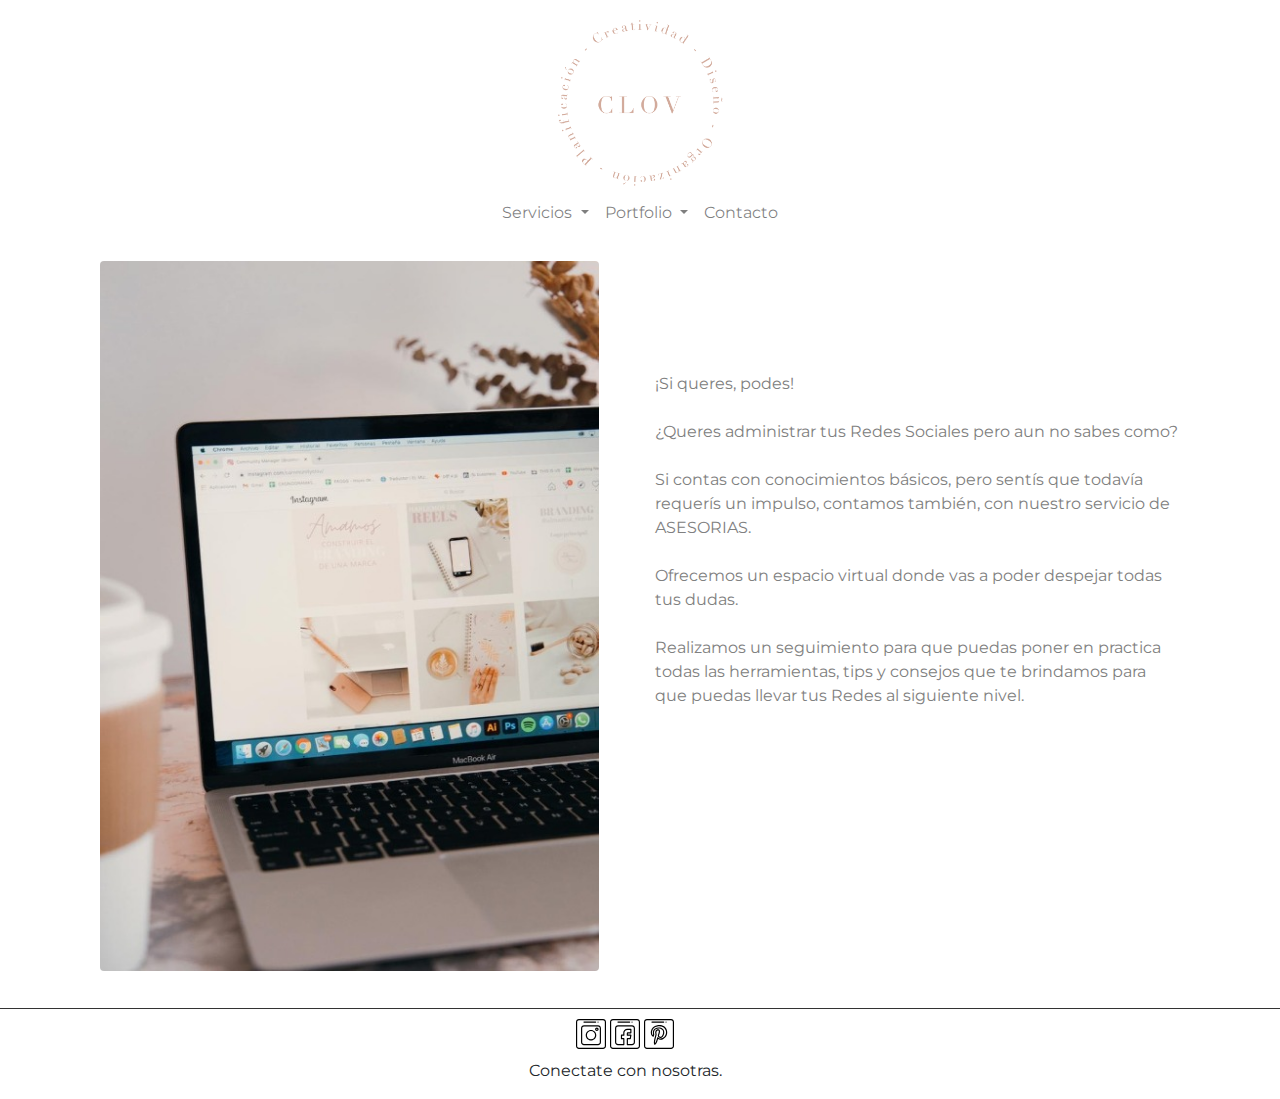
<file: asesorias.html>
<!DOCTYPE html>
<html lang="es">
<head>
	<meta charset="UTF-8">
	<meta name="viewport" content="width=device-width, initial-scale=1.0">
	<link rel="stylesheet" href="css/styles.css">
	<link rel="stylesheet" href="https://stackpath.bootstrapcdn.com/bootstrap/4.5.2/css/bootstrap.min.css" integrity="sha384-JcKb8q3iqJ61gNV9KGb8thSsNjpSL0n8PARn9HuZOnIxN0hoP+VmmDGMN5t9UJ0Z" crossorigin="anonymous">
	<link href="https://fonts.googleapis.com/css2?family=Abril+Fatface&family=Montserrat:wght@100;400;500&display=swap" rel="stylesheet">

	<title>Asesorías - Community Clov</title>
</head>
<body>
<!--Navegador-->
	<nav id="menuNav" class="navbar navbar-expand-md flex-column navbar-light">
	 <a class="navbar-brand align-self-center m-0 pb-3 position-md-absolute pb-md-0" href="index.html"><img src="img/logo.png" width="180vh" alt=""></a>
	 <button class="navbar-toggler align-self-start" type="button" data-toggle="collapse" data-target="#navbarNav" aria-controls="navbarNav" aria-expanded="false" aria-label="Toggle navigation">
	    <span class="navbar-toggler-icon"></span>
	  </button>
	 <div class="collapse navbar-collapse justify-content-md-center w-100" id="navbarNav">
	  <ul class="navbar-nav text-center">
	  <li class="nav-item dropdown">
        <a class="nav-link dropdown-toggle" href="#" id="navbarDropdown" role="button" data-toggle="dropdown" aria-haspopup="true" aria-expanded="false">
          Servicios
        </a>
        <div class="dropdown-menu" aria-labelledby="navbarDropdown">
          <a class="dropdown-item" href="packredes.html">Pack Redes</a>
          <a class="dropdown-item" href="packimagen.html">Pack Imagen</a>
          <div class="dropdown-divider"></div>
          <a class="dropdown-item" href="asesorias.html">Asesorías</a>
        </div>
      </li>
	  <li class="nav-item dropdown">
        <a class="nav-link dropdown-toggle" href="#" id="navbarDropdown" role="button" data-toggle="dropdown" aria-haspopup="true" aria-expanded="false">
          Portfolio
        </a>
        <div class="dropdown-menu" aria-labelledby="navbarDropdown">
          <a class="dropdown-item" href="redes.html">Redes</a>
          <a class="dropdown-item" href="branding.html">Branding</a>
        </div>
      </li>
	   <li class="nav-item">
	    <a class="nav-link" href="contacto.html">Contacto</a>
	   </li>
	  </ul>
	 </div>
	</nav>
<!--Asesorias-->
	<section id="redes__contenedor" class="row container mx-auto">
		<aside class="col-md-6">
			<img id="redes__img" src="img/asesoriasimagen.jpg" class="rounded" alt="">
		</aside>
		<div id="asesoria__texto"class="row col-md-6 mx-auto">
			<p>
			¡Si queres, podes!⁣
			<br>
			<br>
			¿Queres administrar tus Redes Sociales pero aun no sabes como?
			<br>
			<br>
			Si contas con conocimientos básicos, pero sentís que todavía requerís un impulso, contamos también, con nuestro servicio de ASESORIAS.⁣
			<br>
			<br>
			Ofrecemos un espacio virtual donde vas a poder despejar todas tus dudas.⁣
			<br>
			<br>
			Realizamos un seguimiento para que puedas poner en practica todas las herramientas, tips y consejos que te brindamos para que puedas llevar tus Redes al siguiente nivel.
			</p>
		</div>
	</section>	
<!--Footer-->
	<footer>
		<section class="row container-fluid">
			<div class="col-md-12 infoFooter">
				<a href="https://instagram.com/communityclov" target="_blank"><img src="img/instagram.svg" width="30vh" alt=""></a>
				<a href="https://facebook.com/communityclov" target="_blank"><img src="img/facebook.svg" width="30vh" alt=""></a>
				<a href="https://www.pinterest.es/communityclov" target="_blank"><img src="img/pinterest.svg" width="30vh" alt=""></a>
				<p class="FooterTexto">Conectate con nosotras.</p>
			</div> 
		</section>
	</footer>

	<script src="https://code.jquery.com/jquery-3.5.1.slim.min.js" integrity="sha384-DfXdz2htPH0lsSSs5nCTpuj/zy4C+OGpamoFVy38MVBnE+IbbVYUew+OrCXaRkfj" crossorigin="anonymous"></script>
	<script src="https://cdn.jsdelivr.net/npm/popper.js@1.16.1/dist/umd/popper.min.js" integrity="sha384-9/reFTGAW83EW2RDu2S0VKaIzap3H66lZH81PoYlFhbGU+6BZp6G7niu735Sk7lN" crossorigin="anonymous"></script>
	<script src="https://stackpath.bootstrapcdn.com/bootstrap/4.5.2/js/bootstrap.min.js" integrity="sha384-B4gt1jrGC7Jh4AgTPSdUtOBvfO8shuf57BaghqFfPlYxofvL8/KUEfYiJOMMV+rV" crossorigin="anonymous"></script>
</body>
</html>
</file>
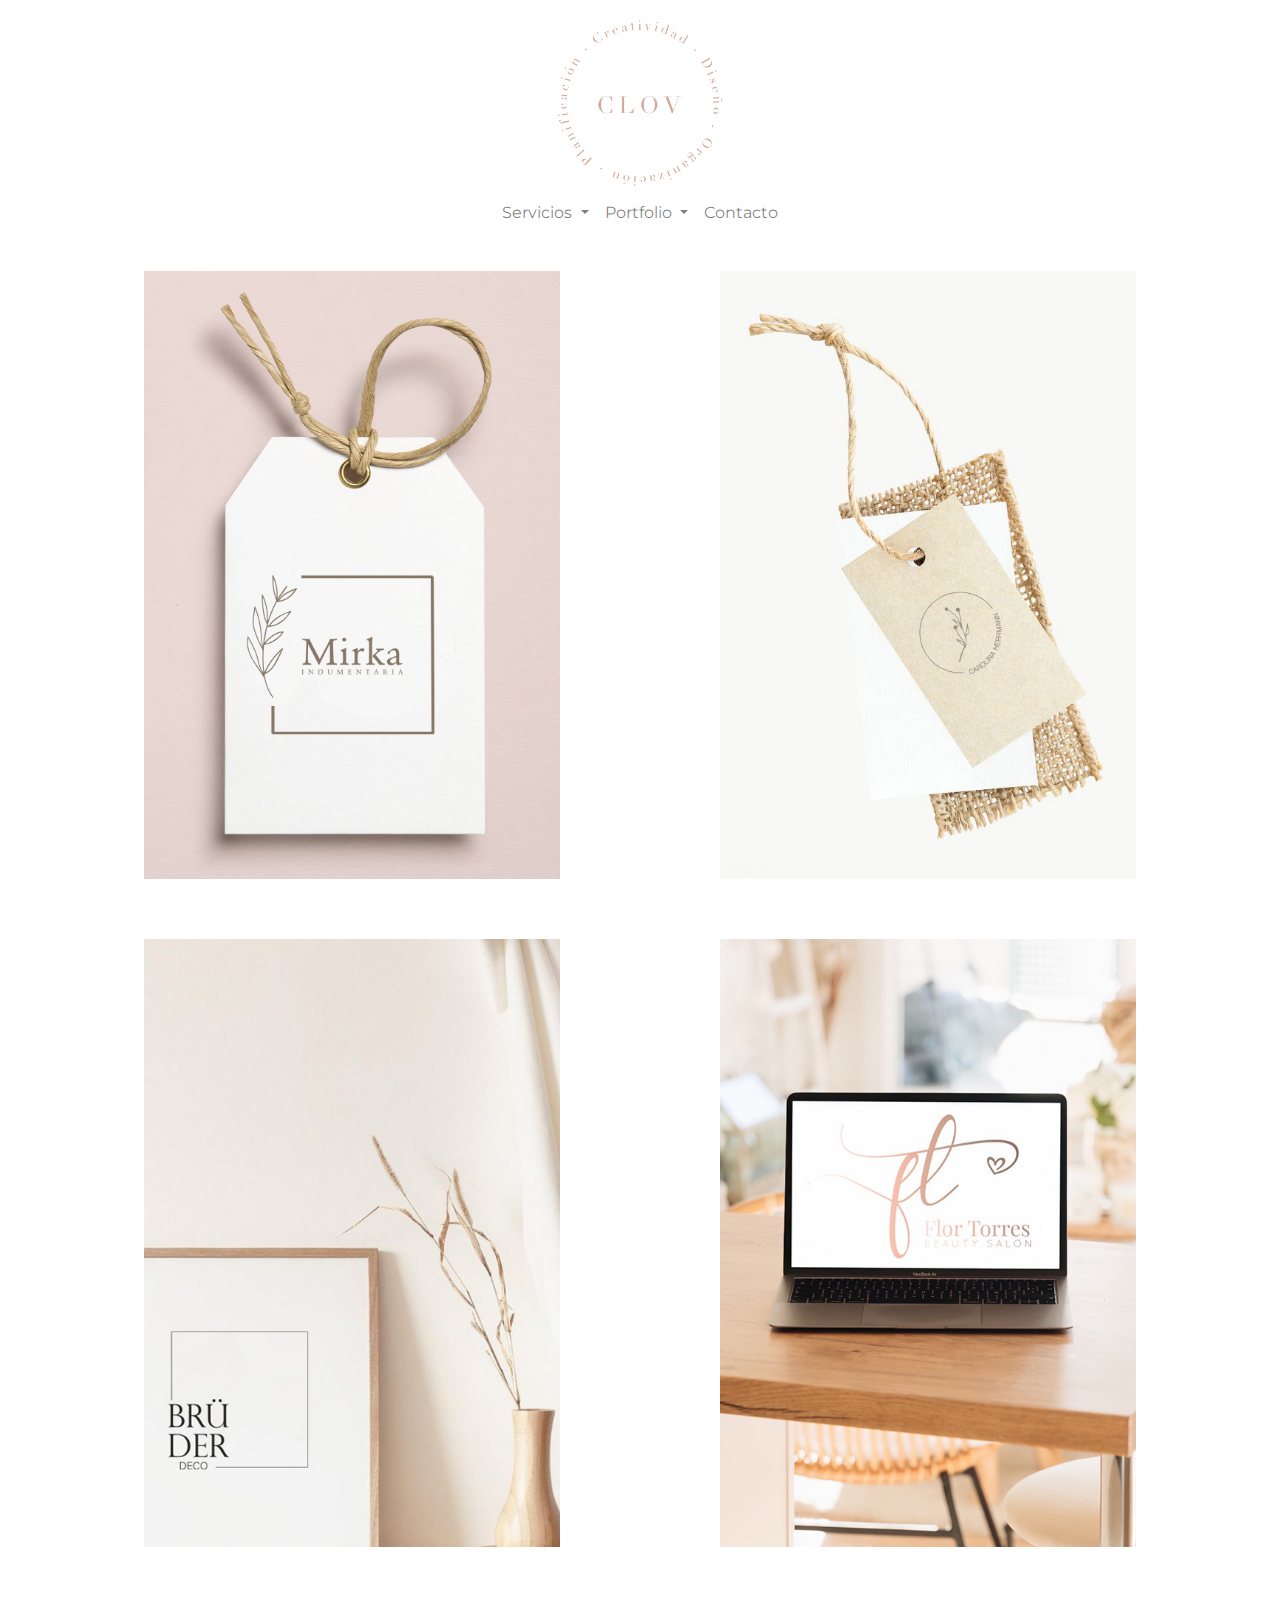
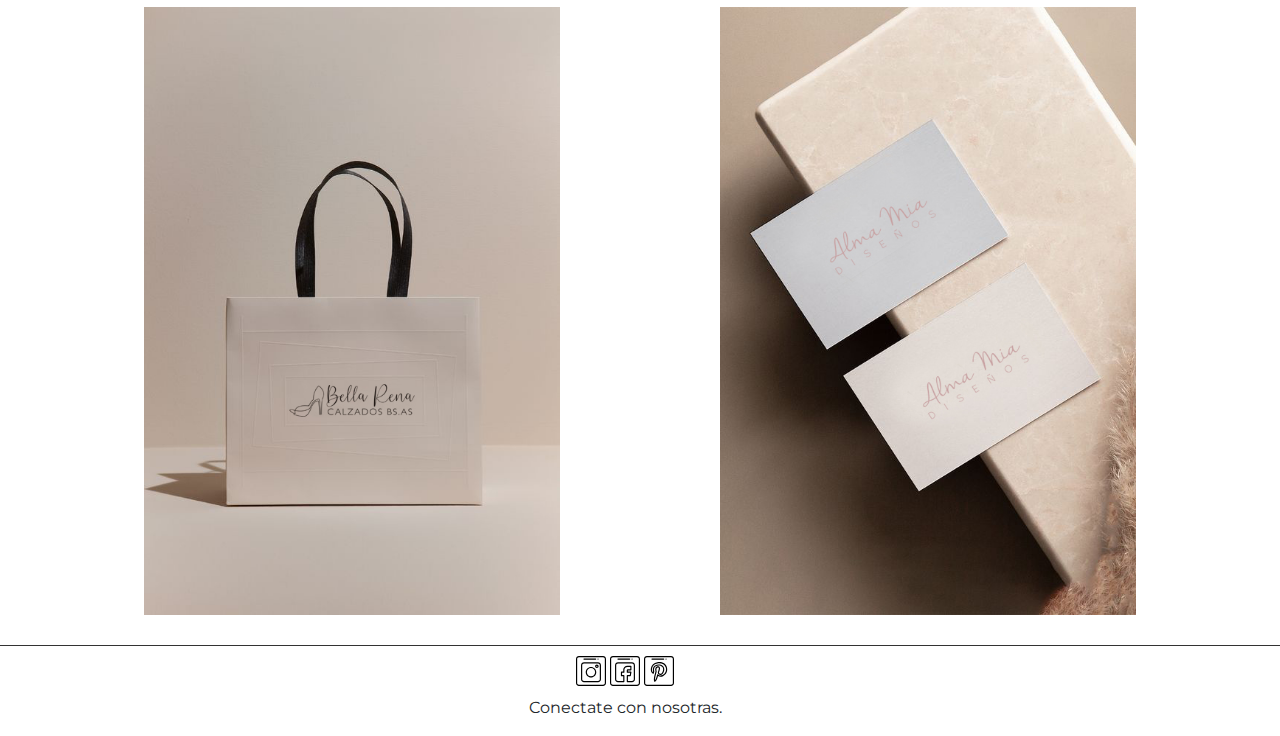
<file: branding.html>
<!DOCTYPE html>
<html lang="es">
<head>
	<meta charset="UTF-8">
	<meta name="viewport" content="width=device-width, initial-scale=1.0">
	<link rel="stylesheet" href="css/styles.css">
	<link rel="stylesheet" href="https://stackpath.bootstrapcdn.com/bootstrap/4.5.2/css/bootstrap.min.css" integrity="sha384-JcKb8q3iqJ61gNV9KGb8thSsNjpSL0n8PARn9HuZOnIxN0hoP+VmmDGMN5t9UJ0Z" crossorigin="anonymous">
	<link href="https://fonts.googleapis.com/css2?family=Abril+Fatface&family=Montserrat:wght@100;400;500&display=swap" rel="stylesheet">

	<title>Branding - Community Clov</title>
</head>
<body>
<!--Navegador-->
	<nav id="menuNav" class="navbar navbar-expand-md flex-column navbar-light">
	 <a class="navbar-brand align-self-center m-0 pb-3 position-md-absolute pb-md-0" href="index.html"><img src="img/logo.png" width="180vh" alt=""></a>
	 <button class="navbar-toggler align-self-start" type="button" data-toggle="collapse" data-target="#navbarNav" aria-controls="navbarNav" aria-expanded="false" aria-label="Toggle navigation">
	    <span class="navbar-toggler-icon"></span>
	  </button>
	 <div class="collapse navbar-collapse justify-content-md-center w-100" id="navbarNav">
	  <ul class="navbar-nav text-center">
	  <li class="nav-item dropdown">
        <a class="nav-link dropdown-toggle" href="#" id="navbarDropdown" role="button" data-toggle="dropdown" aria-haspopup="true" aria-expanded="false">
          Servicios
        </a>
        <div class="dropdown-menu" aria-labelledby="navbarDropdown">
          <a class="dropdown-item" href="packredes.html">Pack Redes</a>
          <a class="dropdown-item" href="packimagen.html">Pack Imagen</a>
          <div class="dropdown-divider"></div>
          <a class="dropdown-item" href="#">Asesorías</a>
        </div>
      </li>
	  <li class="nav-item dropdown">
        <a class="nav-link dropdown-toggle" href="#" id="navbarDropdown" role="button" data-toggle="dropdown" aria-haspopup="true" aria-expanded="false">
          Portfolio
        </a>
        <div class="dropdown-menu" aria-labelledby="navbarDropdown">
          <a class="dropdown-item" href="redes.html">Redes</a>
          <a class="dropdown-item" href="branding.html">Branding</a>
        </div>
      </li>
	   <li class="nav-item">
	    <a class="nav-link" href="contacto.html">Contacto</a>
	   </li>
	  </ul>
	 </div>
	</nav>
<!--Branding-->
	<div class="contenedorflex row">
		<div class="img-container" data-toggle="modal" data-target="#modalmirka">
	   		<img src="img/brandingmirka.jpg" id="branding__imgs">
	    	<p class="branding__texto" data-toggle="modal" data-target="#modalmirka">Hace click aquí para más información</p>
		</div>
		<div class="img-container" data-toggle="modal" data-target="#modalcaroherrmann">
	   		<img src="img/brandingcaroherrmann.jpg" id="branding__imgs">
	    	<p class="branding__texto" data-toggle="modal" data-target="#modalcaroherrmann">Hace click aquí para más información</p>
		</div>
	</div>	
	<div class="contenedorflex row">
		<div class="img-container" data-toggle="modal" data-target="#modalbruder">
	   		<img src="img/brandingbruder.jpg" id="branding__imgs">
	    	<p class="branding__texto" data-toggle="modal" data-target="#modalbruder">Hace click aquí para más información</p>
		</div>
		<div class="img-container" data-toggle="modal" data-target="#modalflortorres">
	   		<img src="img/brandingflortorres.jpg" id="branding__imgs">
	    	<p class="branding__texto" data-toggle="modal" data-target="#modalflortorres">Hace click aquí para más información</p>
		</div>
	</div>
	<div class="contenedorflex row">
		<div class="img-container" data-toggle="modal" data-target="#modalbellarena">
	   		<img src="img/brandingbellarena.jpg" id="branding__imgs">
	    	<p class="branding__texto" data-toggle="modal" data-target="#modalbellarena">Hace click aquí para más información</p>
		</div>
		<div class="img-container" data-toggle="modal" data-target="#modalalmamia">
	   		<img src="img/brandingalmamia.jpg" id="branding__imgs">
	    	<p class="branding__texto" data-toggle="modal" data-target="#modalalmamia">Hace click aquí para más información</p>
		</div>
	</div>
<!--Modal Mirka-->
	<div class="modal fade" id="modalmirka" tabindex="-1" aria-labelledby="exampleModalLabel" aria-hidden="true">
	  <div class="modal-dialog">
	    <div class="modal-content">
	      <div class="modal-header">
	        <button type="button" class="close" data-dismiss="modal" aria-label="Close">
	          <span aria-hidden="true">&times;</span>
	        </button>
	      </div>
	      <div class="modal-body">
	      	<img src="img/manualmirka.jpg" width="100%" alt="">
	      </div>
	      <div class="modal-footer">
	        <button type="button" id="modal__boton" class="btn btn-secondary" data-dismiss="modal">Cerrar</button>
	      </div>
	    </div>
	  </div>
	</div>
<!--Modal Caro Herrmann-->	
	<div class="modal fade" id="modalcaroherrmann" tabindex="-1" aria-labelledby="exampleModalLabel" aria-hidden="true">
	  <div class="modal-dialog">
	    <div class="modal-content">
	      <div class="modal-header">
	        <button type="button" class="close" data-dismiss="modal" aria-label="Close">
	          <span aria-hidden="true">&times;</span>
	        </button>
	      </div>
	      <div class="modal-body">
	      	<img src="img/manualcaroherrmann.jpg" width="100%" alt="">
	      </div>
	      <div class="modal-footer">
	        <button type="button" id="modal__boton" class="btn btn-secondary" data-dismiss="modal">Cerrar</button>
	      </div>
	    </div>
	  </div>
	</div>
<!--Modal Bruder-->
	<div class="modal fade" id="modalbruder" tabindex="-1" aria-labelledby="exampleModalLabel" aria-hidden="true">
	  <div class="modal-dialog">
	    <div class="modal-content">
	      <div class="modal-header">
	        <button type="button" class="close" data-dismiss="modal" aria-label="Close">
	          <span aria-hidden="true">&times;</span>
	        </button>
	      </div>
	      <div class="modal-body">
	      	<img src="img/manualbruder.jpg" width="100%" alt="">
	      </div>
	      <div class="modal-footer">
	        <button type="button" id="modal__boton" class="btn btn-secondary" data-dismiss="modal">Cerrar</button>
	      </div>
	    </div>
	  </div>
	</div>
<!--Modal Flor Torres-->
	<div class="modal fade" id="modalflortorres" tabindex="-1" aria-labelledby="exampleModalLabel" aria-hidden="true">
	  <div class="modal-dialog">
	    <div class="modal-content">
	      <div class="modal-header">
	        <button type="button" class="close" data-dismiss="modal" aria-label="Close">
	          <span aria-hidden="true">&times;</span>
	        </button>
	      </div>
	      <div class="modal-body">
	      	<img src="img/manualflortorres.jpg" width="100%" alt="">
	      </div>
	      <div class="modal-footer">
	        <button type="button" id="modal__boton" class="btn btn-secondary" data-dismiss="modal">Cerrar</button>
	      </div>
	    </div>
	  </div>
	</div>
<!--Modal Bella Rena-->
	<div class="modal fade" id="modalbellarena" tabindex="-1" aria-labelledby="exampleModalLabel" aria-hidden="true">
	  <div class="modal-dialog">
	    <div class="modal-content">
	      <div class="modal-header">
	        <button type="button" class="close" data-dismiss="modal" aria-label="Close">
	          <span aria-hidden="true">&times;</span>
	        </button>
	      </div>
	      <div class="modal-body">
	      	<img src="img/manualbellarena.jpg" width="100%" alt="">
	      </div>
	      <div class="modal-footer">
	        <button type="button" id="modal__boton" class="btn btn-secondary" data-dismiss="modal">Cerrar</button>
	      </div>
	    </div>
	  </div>
	</div>
<!--Modal Alma Mia-->
	<div class="modal fade" id="modalalmamia" tabindex="-1" aria-labelledby="exampleModalLabel" aria-hidden="true">
	  <div class="modal-dialog">
	    <div class="modal-content">
	      <div class="modal-header">
	        <button type="button" class="close" data-dismiss="modal" aria-label="Close">
	          <span aria-hidden="true">&times;</span>
	        </button>
	      </div>
	      <div class="modal-body">
	      	<img src="img/manualalmamia.jpg" width="100%" alt="">
	      </div>
	      <div class="modal-footer">
	        <button type="button" id="modal__boton" class="btn btn-secondary" data-dismiss="modal">Cerrar</button>
	      </div>
	    </div>
	  </div>
	</div>

<!--Footer-->
	<footer>
		<section class="row container-fluid">
			<div class="col-md-12 infoFooter">
				<a href="https://instagram.com/communityclov" target="_blank"><img src="img/instagram.svg" width="30vh" alt=""></a>
				<a href="https://facebook.com/communityclov" target="_blank"><img src="img/facebook.svg" width="30vh" alt=""></a>
				<a href="https://www.pinterest.es/communityclov" target="_blank"><img src="img/pinterest.svg" width="30vh" alt=""></a>
				<p class="FooterTexto">Conectate con nosotras.</p>
			</div> 
		</section>
	</footer>


	<script src="https://code.jquery.com/jquery-3.5.1.slim.min.js" integrity="sha384-DfXdz2htPH0lsSSs5nCTpuj/zy4C+OGpamoFVy38MVBnE+IbbVYUew+OrCXaRkfj" crossorigin="anonymous"></script>
	<script src="https://cdn.jsdelivr.net/npm/popper.js@1.16.1/dist/umd/popper.min.js" integrity="sha384-9/reFTGAW83EW2RDu2S0VKaIzap3H66lZH81PoYlFhbGU+6BZp6G7niu735Sk7lN" crossorigin="anonymous"></script>
	<script src="https://stackpath.bootstrapcdn.com/bootstrap/4.5.2/js/bootstrap.min.js" integrity="sha384-B4gt1jrGC7Jh4AgTPSdUtOBvfO8shuf57BaghqFfPlYxofvL8/KUEfYiJOMMV+rV" crossorigin="anonymous"></script>
</body>
</html>
</file>
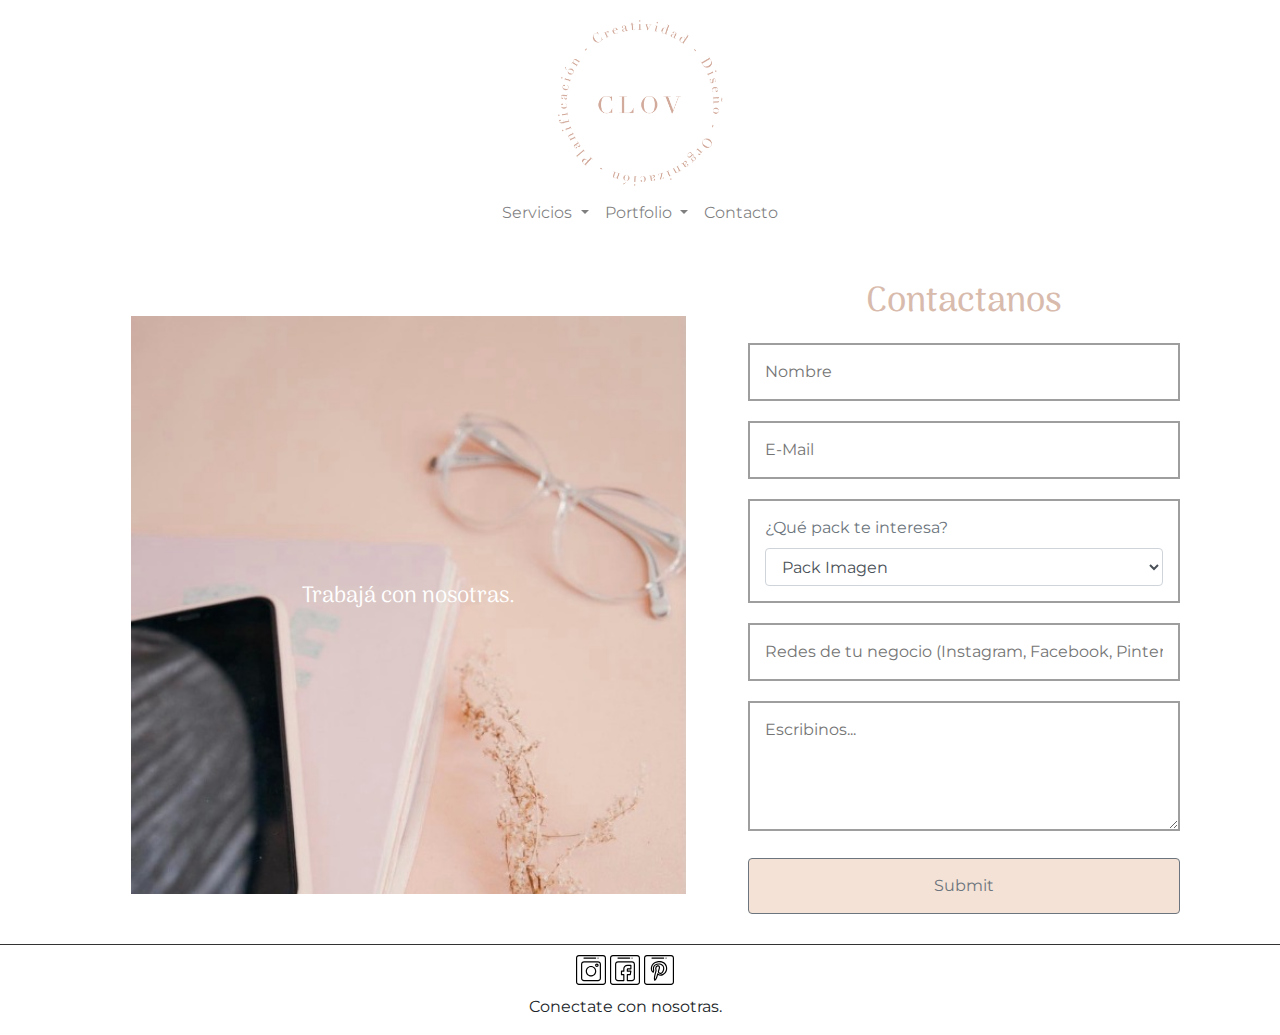
<file: contacto.html>
<!DOCTYPE html>
<html lang="es">
<head>
	<meta charset="UTF-8">
	<meta name="viewport" content="width=device-width, initial-scale=1.0">
	<link rel="stylesheet" href="css/styles.css">
	<link rel="stylesheet" href="https://stackpath.bootstrapcdn.com/bootstrap/4.5.2/css/bootstrap.min.css" integrity="sha384-JcKb8q3iqJ61gNV9KGb8thSsNjpSL0n8PARn9HuZOnIxN0hoP+VmmDGMN5t9UJ0Z" crossorigin="anonymous">
	<link href="https://fonts.googleapis.com/css2?family=Abril+Fatface&family=Montserrat:wght@100;400;500&display=swap" rel="stylesheet">
	<link rel="preconnect" href="https://fonts.gstatic.com">
	<link href="https://fonts.googleapis.com/css2?family=Arima+Madurai:wght@200&display=swap" rel="stylesheet">

	<title>Contacto - Community Clov</title>
</head>
<body>
<!--Navegador-->
	<nav id="menuNav" class="navbar navbar-expand-md flex-column navbar-light">
	 <a class="navbar-brand align-self-center m-0 pb-3 position-md-absolute pb-md-0" href="index.html"><img src="img/logo.png" width="180vh" alt=""></a>
	 <button class="navbar-toggler align-self-start" type="button" data-toggle="collapse" data-target="#navbarNav" aria-controls="navbarNav" aria-expanded="false" aria-label="Toggle navigation">
	    <span class="navbar-toggler-icon"></span>
	  </button>
	 <div class="collapse navbar-collapse justify-content-md-center w-100" id="navbarNav">
	  <ul class="navbar-nav text-center">
	  <li class="nav-item dropdown">
        <a class="nav-link dropdown-toggle" href="#" id="navbarDropdown" role="button" data-toggle="dropdown" aria-haspopup="true" aria-expanded="false">
          Servicios
        </a>
        <div class="dropdown-menu" aria-labelledby="navbarDropdown">
          <a class="dropdown-item" href="packredes.html">Pack Redes</a>
          <a class="dropdown-item" href="packimagen.html">Pack Imagen</a>
          <div class="dropdown-divider"></div>
          <a class="dropdown-item" href="#">Asesorías</a>
        </div>
      </li>
	  <li class="nav-item dropdown">
        <a class="nav-link dropdown-toggle" href="#" id="navbarDropdown" role="button" data-toggle="dropdown" aria-haspopup="true" aria-expanded="false">
          Portfolio
        </a>
        <div class="dropdown-menu" aria-labelledby="navbarDropdown">
          <a class="dropdown-item" href="redes.html">Redes</a>
          <a class="dropdown-item" href="branding.html">Branding</a>
        </div>
      </li>
	   <li class="nav-item">
	    <a class="nav-link" href="contacto.html">Contacto</a>
	   </li>
	  </ul>
	 </div>
	</nav>
<!--Formulario-->
	<div class="container row mx-auto">
		<div class="col-md-6 mx-auto" id="contacto__texto">
			<p>Trabajá con nosotras.</p>
		</div>
		<div class="col-md-5">
			<fieldset id="contacto__fieldset">
			    <h2 class="home__titulos">Contactanos</h2>
			    <div class="contact">
			     	<form class="contact-form" action="" method="post">
			            <input type="text" name="name" placeholder="Nombre" required>
			    		<input type="email" name="email" placeholder="E-Mail" required>
			    		<div class="form-group" id="contacto__check">
						    <label for="exampleFormControlSelect1">¿Qué pack te interesa?</label>
						    <select class="form-control" id="exampleFormControlSelect1">
						      <option>Pack Imagen</option>
						      <option>Pack Redes</option>
						      <option>Asesorías</option>
						    </select>
						</div>
						<input type="text" name="redes" placeholder="Redes de tu negocio (Instagram, Facebook, Pinterest)" required>
			    		<textarea name="message" rows="4" placeholder="Escribinos..." required></textarea>
			    		<input id="modal__boton" class="submit-button btn btn-secondary" type="submit">
			    	</form>
			    </div>
			</fieldset>
		</div>
	</div>
<!--Footer-->
	<footer>
		<section class="row container-fluid">
			<div class="col-md-12 infoFooter">
				<a href="https://instagram.com/communityclov" target="_blank"><img src="img/instagram.svg" width="30vh" alt=""></a>
				<a href="https://facebook.com/communityclov" target="_blank"><img src="img/facebook.svg" width="30vh" alt=""></a>
				<a href="https://www.pinterest.es/communityclov" target="_blank"><img src="img/pinterest.svg" width="30vh" alt=""></a>
				<p class="FooterTexto">Conectate con nosotras.</p>
			</div> 
		</section>
	</footer>


	<script src="https://code.jquery.com/jquery-3.5.1.slim.min.js" integrity="sha384-DfXdz2htPH0lsSSs5nCTpuj/zy4C+OGpamoFVy38MVBnE+IbbVYUew+OrCXaRkfj" crossorigin="anonymous"></script>
	<script src="https://cdn.jsdelivr.net/npm/popper.js@1.16.1/dist/umd/popper.min.js" integrity="sha384-9/reFTGAW83EW2RDu2S0VKaIzap3H66lZH81PoYlFhbGU+6BZp6G7niu735Sk7lN" crossorigin="anonymous"></script>
	<script src="https://stackpath.bootstrapcdn.com/bootstrap/4.5.2/js/bootstrap.min.js" integrity="sha384-B4gt1jrGC7Jh4AgTPSdUtOBvfO8shuf57BaghqFfPlYxofvL8/KUEfYiJOMMV+rV" crossorigin="anonymous"></script>
</body>
</html>
</file>
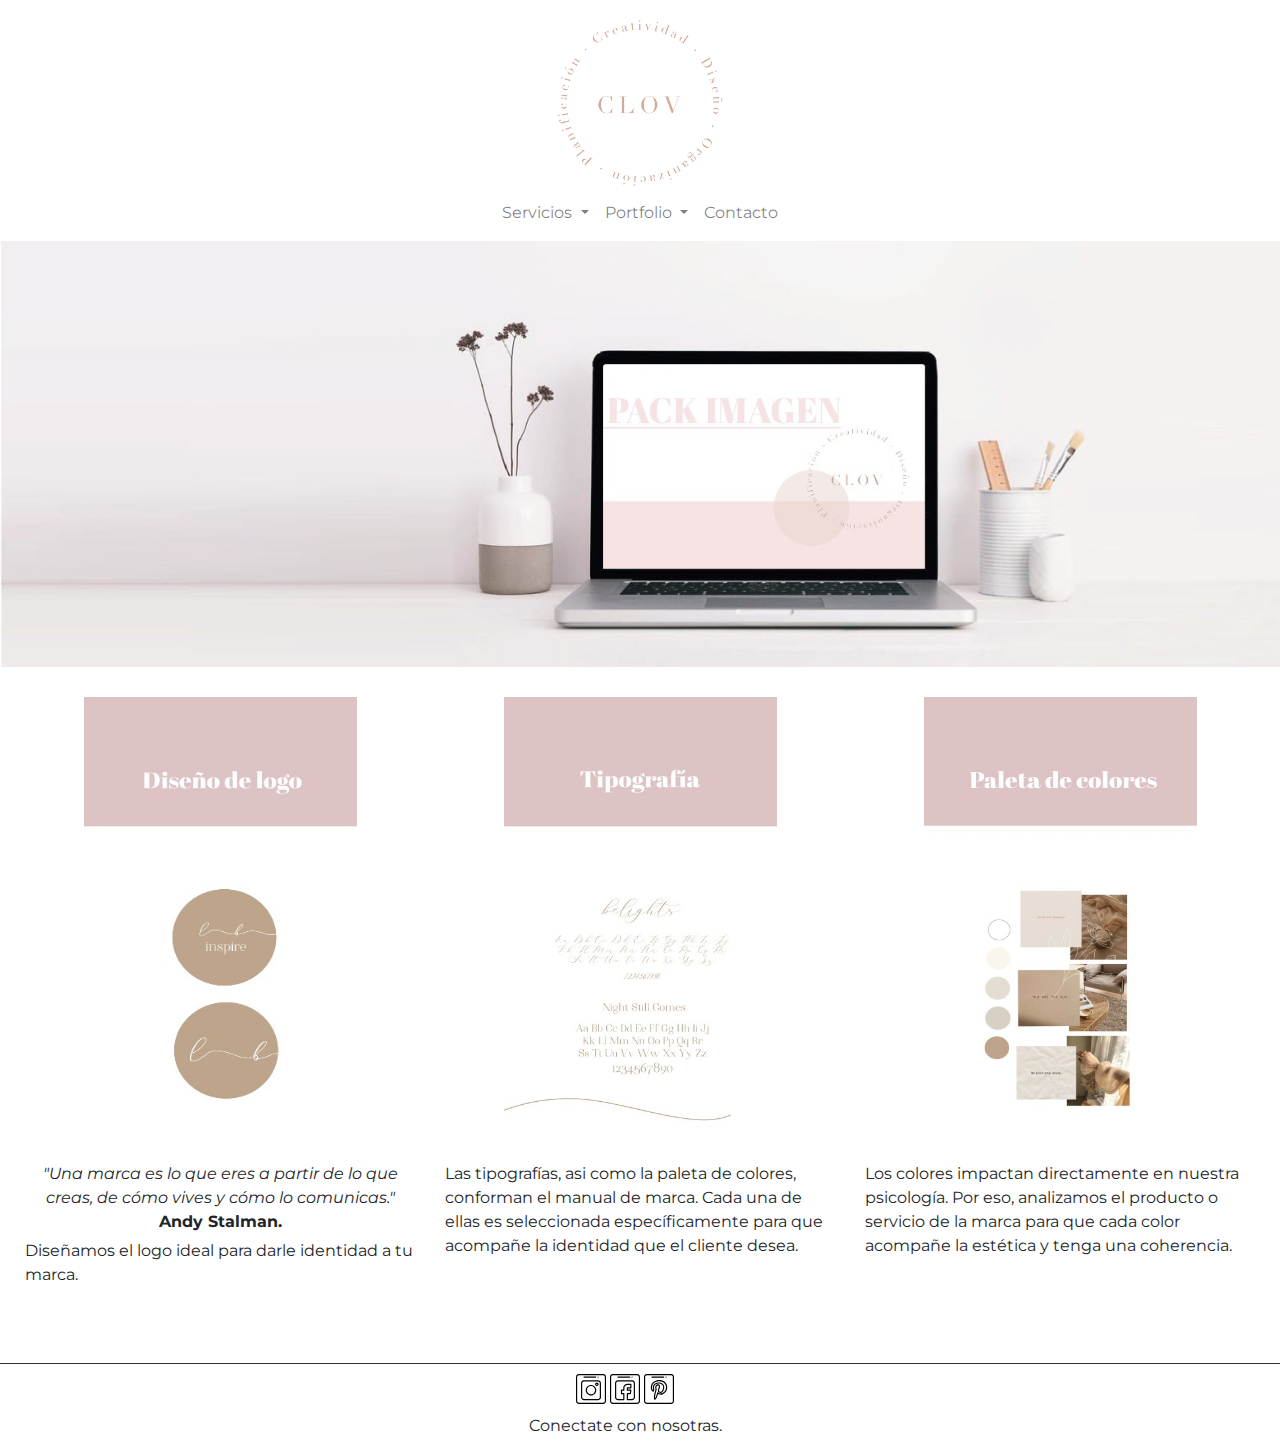
<file: packimagen.html>
<!DOCTYPE html>
<html lang="es">
<head>
	<meta charset="UTF-8">
	<meta name="viewport" content="width=device-width, initial-scale=1.0">
	<link rel="stylesheet" href="css/styles.css">
	<link rel="stylesheet" href="https://stackpath.bootstrapcdn.com/bootstrap/4.5.2/css/bootstrap.min.css" integrity="sha384-JcKb8q3iqJ61gNV9KGb8thSsNjpSL0n8PARn9HuZOnIxN0hoP+VmmDGMN5t9UJ0Z" crossorigin="anonymous">
	<link href="https://fonts.googleapis.com/css2?family=Abril+Fatface&family=Montserrat:wght@100;400;500&display=swap" rel="stylesheet">

	<title>Pack Imagen - Community Clov</title>
</head>
<body>
<!--Navegador-->
	<nav id="menuNav" class="navbar navbar-expand-md flex-column navbar-light">
	 <a class="navbar-brand align-self-center m-0 pb-3 position-md-absolute pb-md-0" href="index.html"><img src="img/logo.png" width="180vh" alt=""></a>
	 <button class="navbar-toggler align-self-start" type="button" data-toggle="collapse" data-target="#navbarNav" aria-controls="navbarNav" aria-expanded="false" aria-label="Toggle navigation">
	    <span class="navbar-toggler-icon"></span>
	  </button>
	 <div class="collapse navbar-collapse justify-content-md-center w-100" id="navbarNav">
	  <ul class="navbar-nav text-center">
	  <li class="nav-item dropdown">
        <a class="nav-link dropdown-toggle" href="#" id="navbarDropdown" role="button" data-toggle="dropdown" aria-haspopup="true" aria-expanded="false">
          Servicios
        </a>
        <div class="dropdown-menu" aria-labelledby="navbarDropdown">
          <a class="dropdown-item" href="packredes.html">Pack Redes</a>
          <a class="dropdown-item" href="packimagen.html">Pack Imagen</a>
          <div class="dropdown-divider"></div>
          <a class="dropdown-item" href="#">Asesorías</a>
        </div>
      </li>
	  <li class="nav-item dropdown">
        <a class="nav-link dropdown-toggle" href="#" id="navbarDropdown" role="button" data-toggle="dropdown" aria-haspopup="true" aria-expanded="false">
          Portfolio
        </a>
        <div class="dropdown-menu" aria-labelledby="navbarDropdown">
          <a class="dropdown-item" href="redes.html">Redes</a>
          <a class="dropdown-item" href="branding.html">Branding</a>
        </div>
      </li>
	   <li class="nav-item">
	    <a class="nav-link" href="contacto.html">Contacto</a>
	   </li>
	  </ul>
	 </div>
	</nav>
<!--Pack Imagen-->

<!--Banner Desktop-->
	<div class="bannerDesktop">
		<img src="img/packimagendesktop.jpg" width="100%" alt="">
	</div>	
<!--Banner Mobile-->
	<div class="bannerMobile">
		<img src="img/packimagenmobile.jpg" width="100%" alt="">
	</div>
<!--Pack Imagen Contenido-->

	<div id="packs__seccion" class="row justify-content-around">
		<div class="col-md-4">
			<img src="img/packimagen1.jpg" id="packs__imgs" alt="">
			<p class="packs__quote mx-auto"><i>"Una marca es lo que eres a partir de lo que creas, de cómo vives y cómo lo comunicas."</i>
			<br>
			<strong>Andy Stalman.</strong></p>
			<p class="packs__textos">Diseñamos el logo ideal para darle identidad a tu marca.</p>
		</div>
		<div class="col-md-4">
			<img src="img/packimagen2.jpg" id="packs__imgs"alt="">
			<p class="packs__textos">Las tipografías, asi como la paleta de colores, conforman el manual de marca. Cada una de ellas es seleccionada específicamente para que acompañe la identidad que el cliente desea.</p>
		</div>
		<div class="col-md-4">
			<img src="img/packimagen3.jpg" id="packs__imgs" alt="">
			<p class="packs__textos">Los colores impactan directamente en nuestra psicología. Por eso, analizamos el producto o servicio de la marca para que cada color acompañe la estética y tenga una coherencia.</p>
		</div>	
	</div>
<br>
<!--Footer-->
	<footer>
		<section class="row container-fluid">
			<div class="col-md-12 infoFooter">
				<a href="https://instagram.com/communityclov" target="_blank"><img src="img/instagram.svg" width="30vh" alt=""></a>
				<a href="https://facebook.com/communityclov" target="_blank"><img src="img/facebook.svg" width="30vh" alt=""></a>
				<a href="https://www.pinterest.es/communityclov" target="_blank"><img src="img/pinterest.svg" width="30vh" alt=""></a>
				<p class="FooterTexto">Conectate con nosotras.</p>
			</div> 
		</section>
	</footer>


	<script src="https://code.jquery.com/jquery-3.5.1.slim.min.js" integrity="sha384-DfXdz2htPH0lsSSs5nCTpuj/zy4C+OGpamoFVy38MVBnE+IbbVYUew+OrCXaRkfj" crossorigin="anonymous"></script>
	<script src="https://cdn.jsdelivr.net/npm/popper.js@1.16.1/dist/umd/popper.min.js" integrity="sha384-9/reFTGAW83EW2RDu2S0VKaIzap3H66lZH81PoYlFhbGU+6BZp6G7niu735Sk7lN" crossorigin="anonymous"></script>
	<script src="https://stackpath.bootstrapcdn.com/bootstrap/4.5.2/js/bootstrap.min.js" integrity="sha384-B4gt1jrGC7Jh4AgTPSdUtOBvfO8shuf57BaghqFfPlYxofvL8/KUEfYiJOMMV+rV" crossorigin="anonymous"></script>
</body>
</html>
</file>
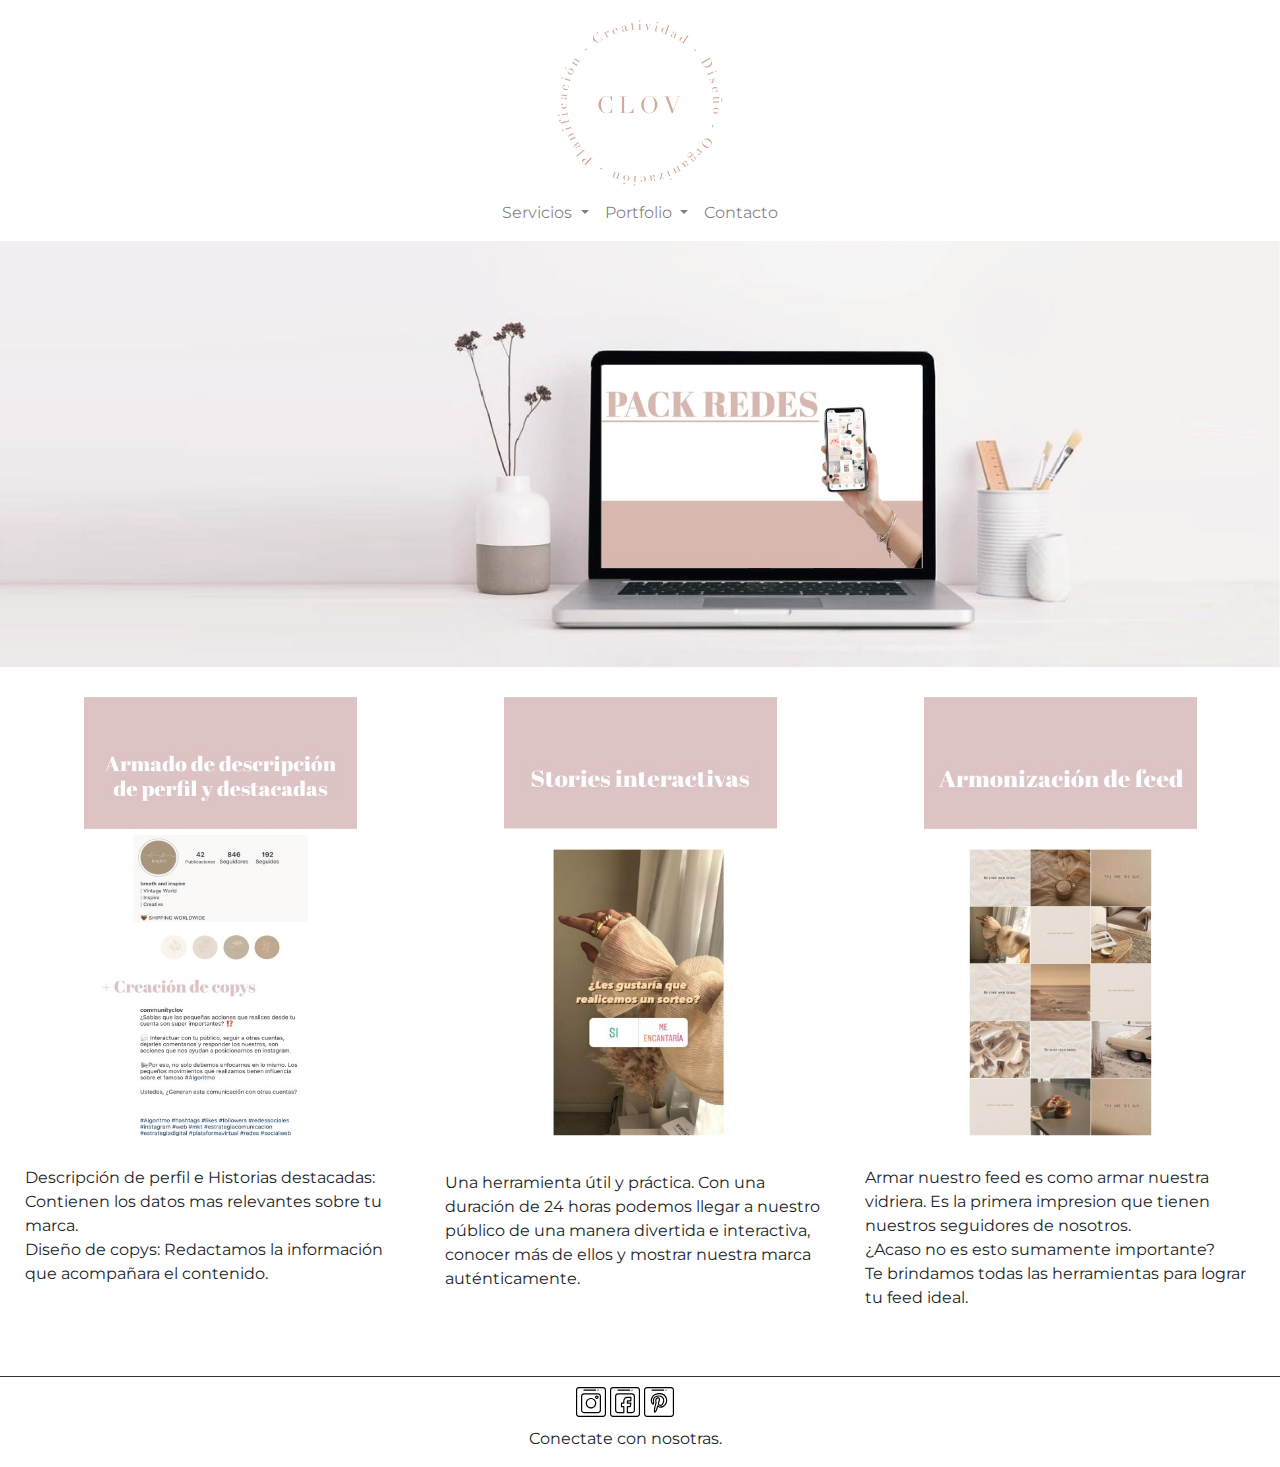
<file: packredes.html>
<!DOCTYPE html>
<html lang="es">
<head>
	<meta charset="UTF-8">
	<meta name="viewport" content="width=device-width, initial-scale=1.0">
	<link rel="stylesheet" href="css/styles.css">
	<link rel="stylesheet" href="https://stackpath.bootstrapcdn.com/bootstrap/4.5.2/css/bootstrap.min.css" integrity="sha384-JcKb8q3iqJ61gNV9KGb8thSsNjpSL0n8PARn9HuZOnIxN0hoP+VmmDGMN5t9UJ0Z" crossorigin="anonymous">
	<link href="https://fonts.googleapis.com/css2?family=Abril+Fatface&family=Montserrat:wght@100;400;500&display=swap" rel="stylesheet">

	<title>Pack Redes - Community Clov</title>
</head>
<body>
<!--Navegador-->
	<nav id="menuNav" class="navbar navbar-expand-md flex-column navbar-light">
	 <a class="navbar-brand align-self-center m-0 pb-3 position-md-absolute pb-md-0" href="index.html"><img src="img/logo.png" width="180vh" alt=""></a>
	 <button class="navbar-toggler align-self-start" type="button" data-toggle="collapse" data-target="#navbarNav" aria-controls="navbarNav" aria-expanded="false" aria-label="Toggle navigation">
	    <span class="navbar-toggler-icon"></span>
	  </button>
	 <div class="collapse navbar-collapse justify-content-md-center w-100" id="navbarNav">
	  <ul class="navbar-nav text-center">
	  <li class="nav-item dropdown">
        <a class="nav-link dropdown-toggle" href="#" id="navbarDropdown" role="button" data-toggle="dropdown" aria-haspopup="true" aria-expanded="false">
          Servicios
        </a>
        <div class="dropdown-menu" aria-labelledby="navbarDropdown">
          <a class="dropdown-item" href="packredes.html">Pack Redes</a>
          <a class="dropdown-item" href="packimagen.html">Pack Imagen</a>
          <div class="dropdown-divider"></div>
          <a class="dropdown-item" href="#">Asesorías</a>
        </div>
      </li>
	  <li class="nav-item dropdown">
        <a class="nav-link dropdown-toggle" href="#" id="navbarDropdown" role="button" data-toggle="dropdown" aria-haspopup="true" aria-expanded="false">
          Portfolio
        </a>
        <div class="dropdown-menu" aria-labelledby="navbarDropdown">
          <a class="dropdown-item" href="redes.html">Redes</a>
          <a class="dropdown-item" href="branding.html">Branding</a>
        </div>
      </li>
	   <li class="nav-item">
	    <a class="nav-link" href="contacto.html">Contacto</a>
	   </li>
	  </ul>
	 </div>
	</nav>
<!--Pack Redes-->

<!--Banner Desktop-->
	<div class="bannerDesktop">
		<img src="img/packredesdesktop.jpg" width="100%" alt="">
	</div>	
<!--Banner Mobile-->
	<div class="bannerMobile">
		<img src="img/packredesmobile.jpg" width="100%" alt="">
	</div>
	
<!--Pack Redes Contenido-->

	<div id="packs__seccion" class="row">
		<div class="col-md-4">
			<img src="img/packredes1.jpg" alt="" id="packs__imgs">
			<ul class="packs__lista">
				<li>Descripción de perfil e Historias destacadas: Contienen los datos mas relevantes sobre tu marca.</li>
				<li>Diseño de copys: Redactamos la información que acompañara el contenido.</li>
			</ul>
		</div>
		<div class="col-md-4">
			<img src="img/packredes2.jpg" alt="" id="packs__imgs">
			<p class="packs__textos"> Una herramienta útil y práctica. Con una duración de 24 horas podemos llegar a nuestro público de una manera divertida e interactiva, conocer más de ellos y mostrar nuestra marca auténticamente.</p>
		</div>
		<div class="col-md-4">
			<img src="img/packredes3.jpg" alt="" id="packs__imgs">
			<ul class="packs__lista">
				<li>Armar nuestro feed es como armar nuestra vidriera. Es la primera impresion que tienen nuestros seguidores de nosotros.</li>
				<li>¿Acaso no es esto sumamente importante?</li>
				<li>Te brindamos todas las herramientas para lograr tu feed ideal.</li>
			</ul>
		</div>	
	</div>
<br>
<!--Footer-->
	<footer>
		<section class="row container-fluid">
			<div class="col-md-12 infoFooter">
				<a href="https://instagram.com/communityclov" target="_blank"><img src="img/instagram.svg" width="30vh" alt=""></a>
				<a href="https://facebook.com/communityclov" target="_blank"><img src="img/facebook.svg" width="30vh" alt=""></a>
				<a href="https://www.pinterest.es/communityclov" target="_blank"><img src="img/pinterest.svg" width="30vh" alt=""></a>
				<p class="FooterTexto">Conectate con nosotras.</p>
			</div> 
		</section>
	</footer>


	<script src="https://code.jquery.com/jquery-3.5.1.slim.min.js" integrity="sha384-DfXdz2htPH0lsSSs5nCTpuj/zy4C+OGpamoFVy38MVBnE+IbbVYUew+OrCXaRkfj" crossorigin="anonymous"></script>
	<script src="https://cdn.jsdelivr.net/npm/popper.js@1.16.1/dist/umd/popper.min.js" integrity="sha384-9/reFTGAW83EW2RDu2S0VKaIzap3H66lZH81PoYlFhbGU+6BZp6G7niu735Sk7lN" crossorigin="anonymous"></script>
	<script src="https://stackpath.bootstrapcdn.com/bootstrap/4.5.2/js/bootstrap.min.js" integrity="sha384-B4gt1jrGC7Jh4AgTPSdUtOBvfO8shuf57BaghqFfPlYxofvL8/KUEfYiJOMMV+rV" crossorigin="anonymous"></script>
</body>
</html>
</file>
<file: css/styles.css>
/*Generales*/

#body__color{
    background-color: #FFFFFF;
}

/*Navegador*/

#menuNav{
    background-color: #FFFFFF;
    font-family: 'Montserrat', sans-serif;
}

/*Home*/

.seccionInferior{
    margin-top: 40px;
    margin-bottom: 30px;
}

.home__titulos{
    font-family: 'Arima Madurai', cursive;
    color: #D8BBAC;
    font-size: 2.2rem;
    text-align: center;
    margin-bottom: 10px;
}
.home__textos{
    font-family: 'Montserrat', sans-serif;
    text-align: center;
    font-size: 1.2rem;
}

/*Nosotras*/

#nosotras__seccion{
    margin-right: 80px;
    margin-left: 80px;
}

.nosotras__vickytitulo, .nosotras__camititulo{
    font-family: 'Abril Fatface', cursive;
    color: #D2B1BC;
    font-size: 2.2rem;
    text-align: center;
}

.nosotras__vicky,.nosotras__cami {
    background-color:#F4E2D6;
    text-align: center;
    align-items: center;
    font-family: 'Montserrat', sans-serif;
    padding: 0;
}

/*Servicios*/

#packs__seccion{
    margin-top: 30px;
    margin-left: 10px;
    margin-right: 10px;
    text-align: center;
    font-family: 'Montserrat', sans-serif;
}

.packs__quote{
    margin-top: 15px;
    margin-bottom: -10px;
}
.packs__textos{
    margin-top: 15px;
    text-align: left;
}
.packs__lista{
  list-style: none;
  padding: 0;
  margin-top: 10px;
  text-align: left;
}
/*Pack Imagen*/

#packs__imgs{
    width: 70%;
    height: 70%;
    transition: 0.75s;
    border: none;
}
#packs__imgs:hover{
    width: 82%;
    height: 82%;
}

/*Redes*/

#redes__img{
  height: 95%;
  width: 95%;
}

#redes__contenedor{
  margin-top: 20px;
}
#redes__contenedorlogos{
  width:auto;
  height:150px;
  line-height:140px;
  margin:0px auto;
  text-align:center;
 }

.redes__logos{
  vertical-align:middle;
}

/*Asesorias*/

#asesoria__texto{
	justify-content: center;
	margin-top: 10%;
	font-family: 'Montserrat', sans-serif;
	color: grey;
}


/*Branding*/

.contenedorflex{
    display: flex;
    flex-wrap: wrap;
    justify-content: space-evenly;
}

#branding__imgs{
    height: 38rem;
    width: 26rem;
}

.img-container {
    height: 38rem;
    width: 26rem;    
    position: relative; 
    overflow: hidden;
    cursor: pointer;
    margin-top: 30px;
    margin-bottom: 30px;

}

.img-container:before {
  content: '';
  width: inherit;
  height: inherit;
  position: absolute;
  background: #000;
  opacity: 0;
  transition: opacity .3s linear;   
}

.img-container:hover:before { 
  opacity: .75;
}

.img-container p.branding__texto {
  width: inherit;  
  color: #fff;
  text-align: center;
  position: absolute;
  top: 100%; 
  transition: top .3s linear;
  font-size: 1.3rem;
}

.img-container:hover p.branding__texto {    
  top: 70%;
}

#modal__boton{
    background-color: #F4E2D6;
    border: 1px solid #6c757d;
    color: #6c757d;
}

/*Contacto*/

#contacto__texto{
  display: flex;
  flex-wrap: wrap;
  margin-top: 75px;
  margin-bottom: 50px;
  margin-right: 40px;
  font-size: 1.4rem;
  font-family: 'Arima Madurai', cursive;
  color: #FFFFFF;
  justify-content: center;
  align-content: center;
  background-image: url('../img/contacto.jpg');
  background-repeat: no-repeat;
  background-size: cover;
}

#contacto__fieldset{
  margin-top: 40px;
  margin-bottom: 20px;
  font-family: 'Montserrat', sans-serif;
}

h2{
  text-align: center;
}

#contacto__check{
  border: 2px solid #9e9e9e;
  font-size: 1rem;
  padding: 15px;
  margin: 10px 0px;
  color: #6c757d;
  text-align: start;
}


.contact-form input, .contact-form textarea {
    font-size: 1rem;
    width: 100%;
    padding: 15px;
    border: 2px solid #9e9e9e;
    margin: 10px 0px;
    color:black;
}

.contact-form .submit-button {
    background: #3b74af;
    color: #FFF;
    cursor: pointer;
    border:none;
}

/*Footer*/

footer{
    border-top: 1px solid #333333;
}
.FooterTexto{
    font-family: 'Montserrat', sans-serif;
    margin-top: 10px;
}
.infoFooter{
       text-align: center;
       margin-top: 10px;
}

/*Media Queries*/

/*Mobile*/

@media (max-width: 760px) {
    .bannerDesktop{
        display: none
    }   
    #packs__imgs{
      width: 100%;
      height: 80%;
    }
    #packs__imgs:hover{
      width: 100%;
      height: 80%;
    }
    #redes__contenedorlogos{
      height: auto;
      margin-bottom: 40px;
    }
    #nosotras__seccion{
      margin: 5%;
    }
    #redes__img{
      height: 100%;
      width: 100%;
      padding: 0;
    }
    #redes__aside{
      padding: 0;
    }
    #contacto__texto{
      margin-top: 30px;
      height: 55vh;
      margin-bottom: 0;
    }
}


/*Desktop*/

@media (min-width: 760px) {
    .bannerMobile{
        display: none
    }
}
</file>
